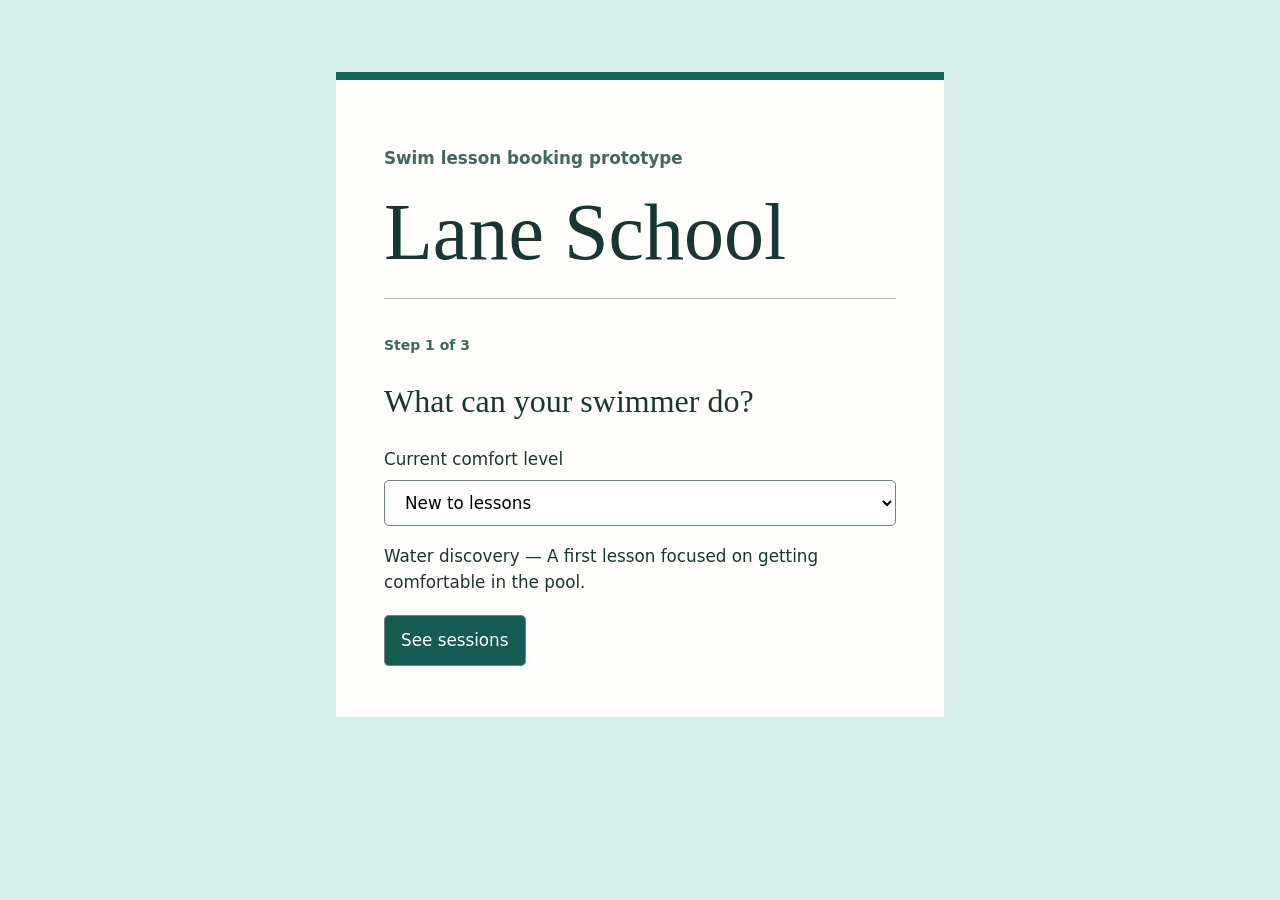
<file: index.html>
<!doctype html>
<html lang="en"><head><meta charset="utf-8"><meta name="viewport" content="width=device-width, initial-scale=1"><title>Lane School | Find a swim lesson</title><link rel="stylesheet" href="style.css"><script src="booking.js" defer></script></head>
<body><main><header><p>Swim lesson booking prototype</p><h1>Lane School</h1></header><section id="stage" aria-label="Choose a lesson"></section><noscript>Enable JavaScript to try the booking demo.</noscript></main></body></html>
</file>
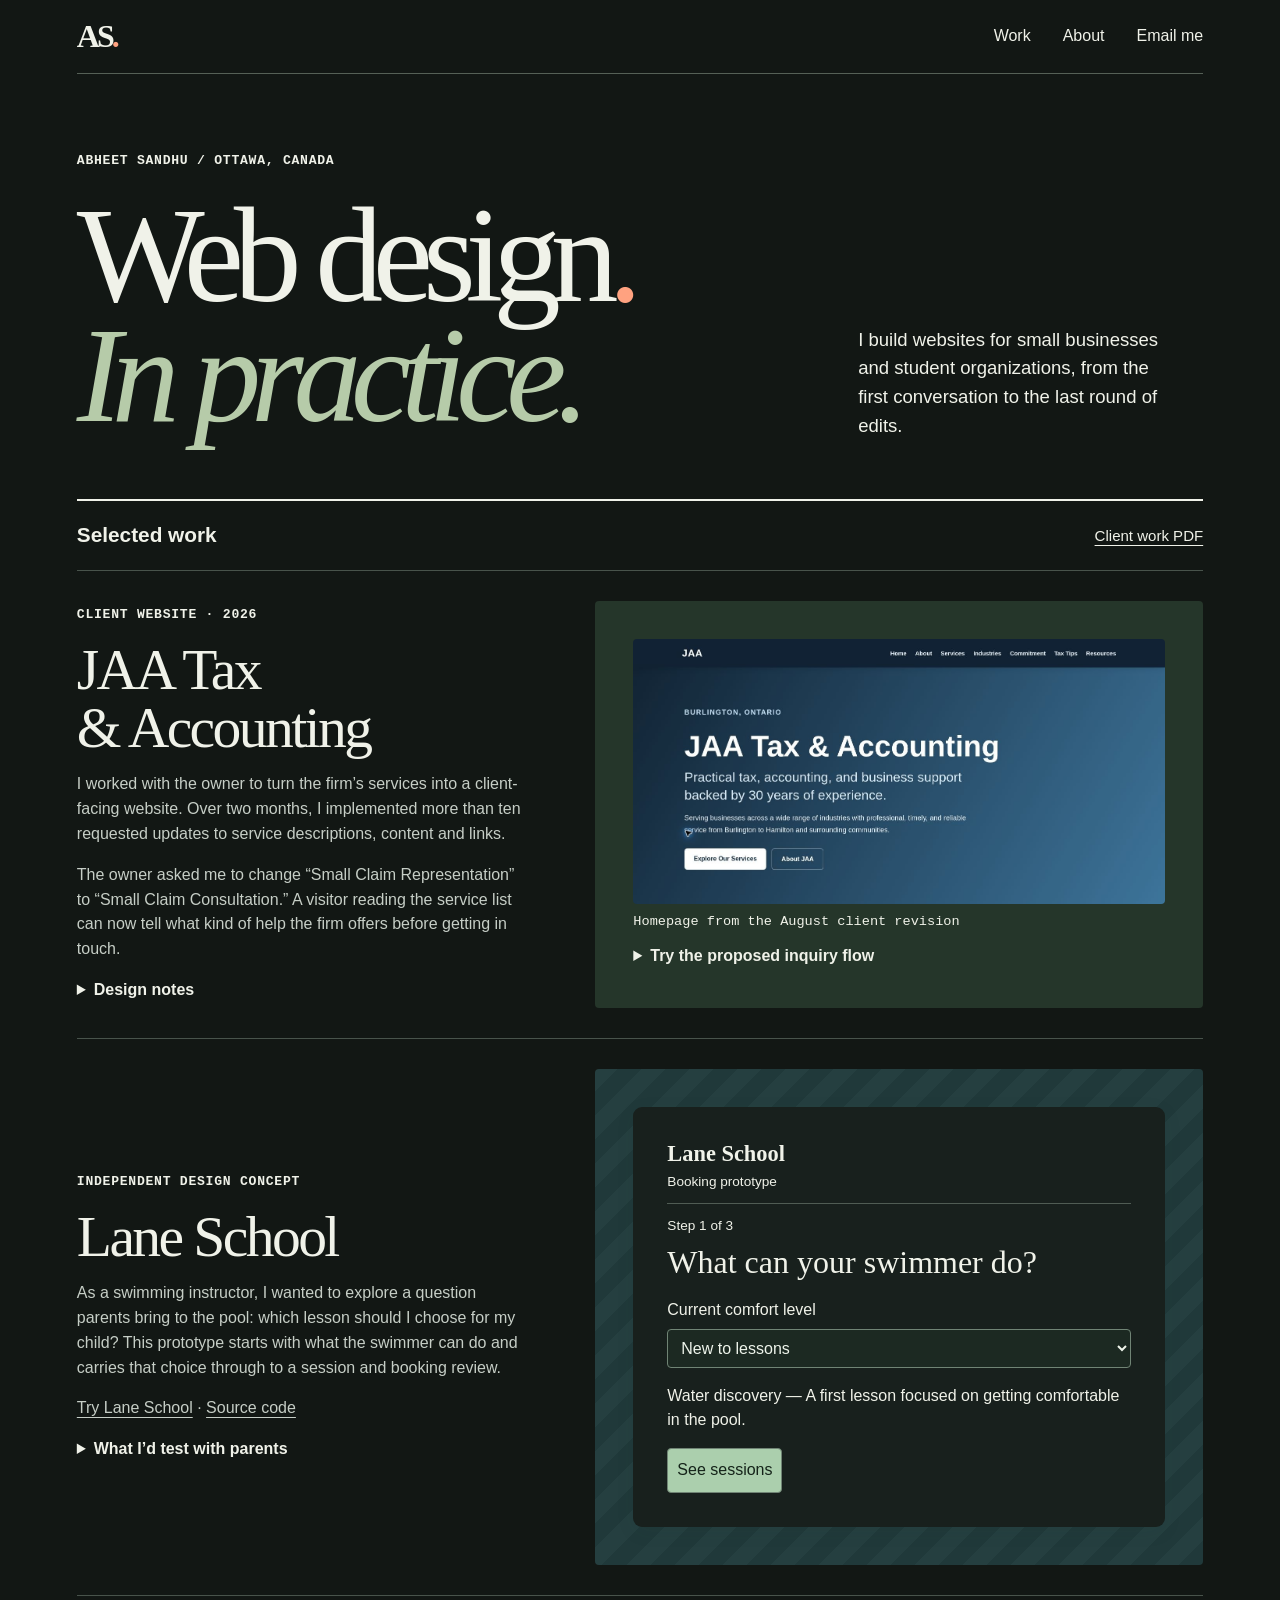
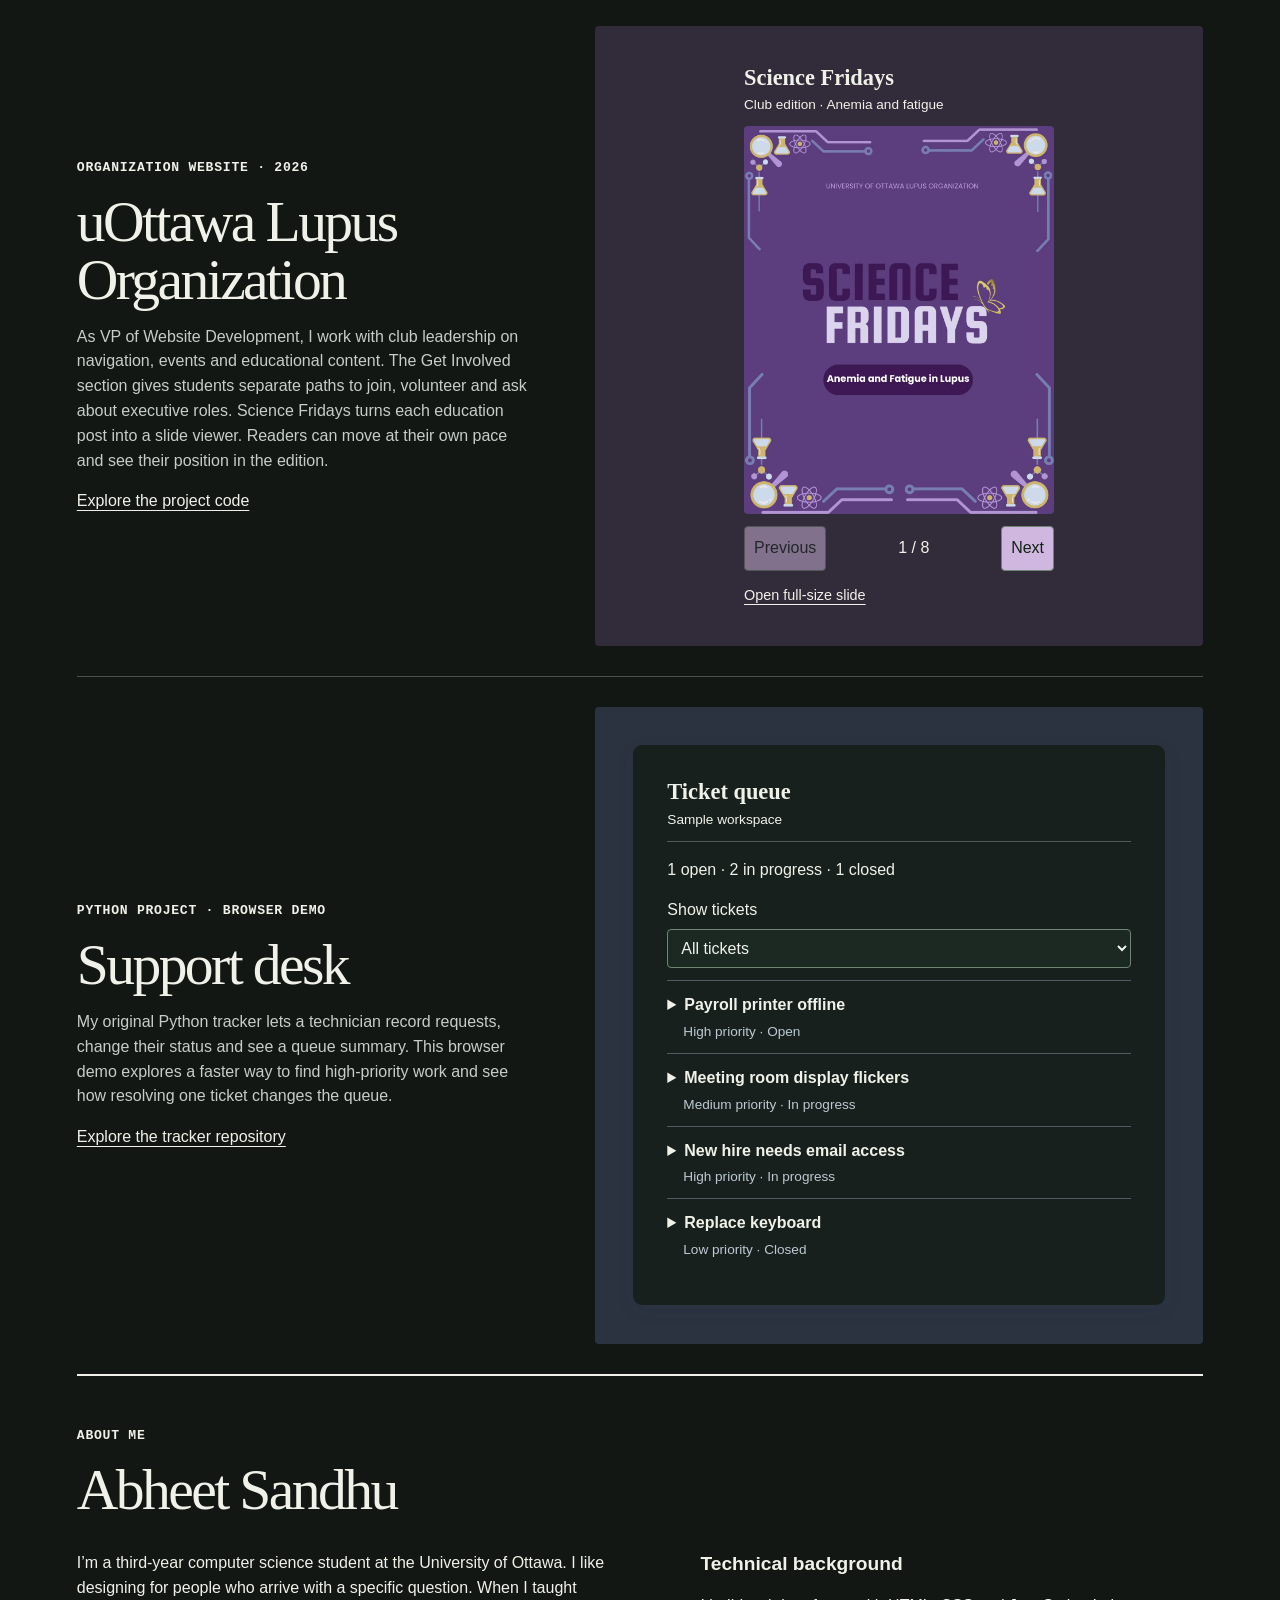
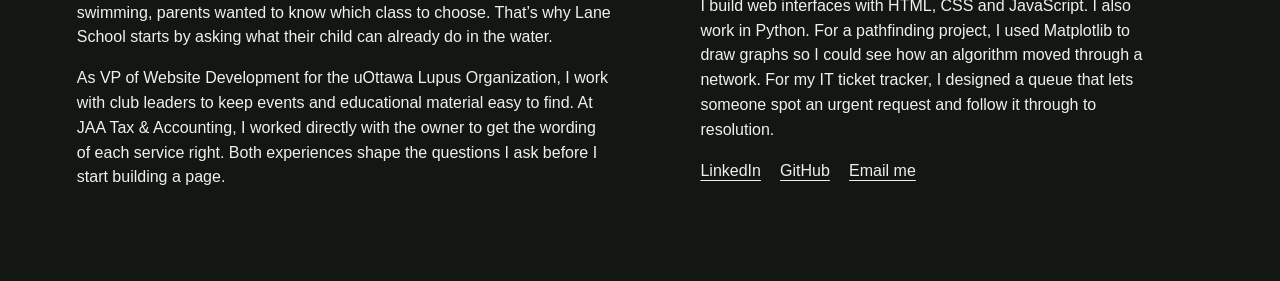
<file: portfolio/index.html>
<!doctype html><html lang="en"><head><meta charset="utf-8"><meta name="viewport" content="width=device-width,initial-scale=1"><title>Abheet Sandhu — Selected web work</title><meta name="description" content="Client websites and interface design by Abheet Sandhu, a computer science student in Ottawa."><link rel="stylesheet" href="style.css"></head><body>
<header><a class="brand" href="#top">AS<span>.</span></a><nav aria-label="Main"><a href="#work">Work</a><a href="#about">About</a><a href="mailto:singh.sandhu1503@gmail.com">Email me</a></nav></header>
<main id="top"><section class="hero"><div class="kicker">Abheet Sandhu / Ottawa, Canada</div><h1>Web design<span class="dot">.</span><br><i>In practice.</i></h1><p>I build websites for small businesses and student organizations, from the first conversation to the last round of edits.</p></section>
<section id="work"><div class="sectionhead"><h2>Selected work</h2><a href="Abheet-Sandhu-UI-UX-Portfolio.pdf">Client work PDF</a></div>
<article><div class="projectcopy"><div class="kicker">Client website · 2026</div><h3>JAA Tax<br>&amp; Accounting</h3><p>I worked with the owner to turn the firm’s services into a client-facing website. Over two months, I implemented more than ten requested updates to service descriptions, content and links.</p><p>The owner asked me to change “Small Claim Representation” to “Small Claim Consultation.” A visitor reading the service list can now tell what kind of help the firm offers before getting in touch.</p><details><summary>Design notes</summary><p>The inquiry concept asks visitors who they’re contacting the firm for. That lets someone start with their own situation before choosing an accounting service. I’d test those labels with first-time visitors on a phone.</p></details></div>
<div class="visual tax"><figure class="delivered"><img src="jaa-home.jpg" alt="Archived JAA homepage showing the Burlington location, 30 years of experience and a link to services"><figcaption>Homepage from the August client revision</figcaption></figure><details><summary>Try the proposed inquiry flow</summary><div class="sample"><div class="wordmark">JAA <small>Tax &amp; Accounting</small></div><div class="question"><h4>What brings you here?</h4><form id="preview"><label for="reason">I’m contacting the firm…</label><select id="reason"><option value="personal">For myself</option><option value="business">For my business</option><option value="general">With a general question</option></select><button type="submit">Continue</button></form><div id="result" hidden><p tabindex="-1" id="response"></p><button type="button" id="back">Choose again</button></div></div></div><div class="caption">Interactive concept · Proposed inquiry flow</div></details></div></article>
<article id="swim"><div class="projectcopy"><div class="kicker">Independent design concept</div><h3>Lane School</h3><p>As a swimming instructor, I wanted to explore a question parents bring to the pool: which lesson should I choose for my child? This prototype starts with what the swimmer can do and carries that choice through to a session and booking review.</p><p><a href="lane-school/index.html">Try Lane School</a> · <a href="https://github.com/abheetsandhu/lane-school">Source code</a></p><details><summary>What I’d test with parents</summary><p>Ask a parent to find a first lesson on a Saturday. Watch how they interpret the level descriptions and what they do when the first session is full.</p></details></div><div class="visual pool"><div class="demo" id="booking"><div class="demoName">Lane School <small>Booking prototype</small></div><div id="stage"></div></div></div></article>
<article><div class="projectcopy"><div class="kicker">Organization website · 2026</div><h3>uOttawa Lupus<br>Organization</h3><p>As VP of Website Development, I work with club leadership on navigation, events and educational content. The Get Involved section gives students separate paths to join, volunteer and ask about executive roles. Science Fridays turns each education post into a slide viewer. Readers can move at their own pace and see their position in the edition.</p><a href="https://github.com/abheetsandhu/uottawa-lupus-organization">Explore the project code</a></div><div class="visual lupus"><figure class="reader"><figcaption>Science Fridays <small>Club edition · Anemia and fatigue</small></figcaption><img id="slide" width="1080" height="1350" src="science-1.webp" alt="Anemia and Fatigue in Lupus, slide 1 of 8"><div class="readerNav"><button id="prev" disabled>Previous</button><output id="page" aria-live="polite">1 / 8</output><button id="next">Next</button></div><a id="large" href="science-1.webp">Open full-size slide</a></figure></div></article>
<article id="tickets"><div class="projectcopy"><div class="kicker">Python project · Browser demo</div><h3>Support desk</h3><p>My original Python tracker lets a technician record requests, change their status and see a queue summary. This browser demo explores a faster way to find high-priority work and see how resolving one ticket changes the queue.</p><a href="https://github.com/abheetsandhu/it-ticket-tracker">Explore the tracker repository</a></div>
<div class="visual desk"><div class="demo"><div class="demoName">Ticket queue <small>Sample workspace</small></div><p id="counts" aria-live="polite"></p><label for="filter">Show tickets</label><select id="filter"><option>All tickets</option><option>High priority · active</option><option>Closed</option></select><div id="queue"></div><p role="status" id="feedback"></p></div></div></article></section>
<section id="about"><div class="kicker">About me</div><h2>Abheet Sandhu</h2>
<div class="bio"><div><p>I’m a third-year computer science student at the University of Ottawa. I like designing for people who arrive with a specific question. When I taught swimming, parents wanted to know which class to choose. That’s why Lane School starts by asking what their child can already do in the water.</p>
<p>As VP of Website Development for the uOttawa Lupus Organization, I work with club leaders to keep events and educational material easy to find. At JAA Tax &amp; Accounting, I worked directly with the owner to get the wording of each service right. Both experiences shape the questions I ask before I start building a page.</p></div>
<div><h3>Technical background</h3><p>I build web interfaces with HTML, CSS and JavaScript. I also work in Python. For a pathfinding project, I used Matplotlib to draw graphs so I could see how an algorithm moved through a network. For my IT ticket tracker, I designed a queue that lets someone spot an urgent request and follow it through to resolution.</p>
<div class="bio-links"><a href="https://www.linkedin.com/in/abheet-sandhu-822596324/">LinkedIn</a><a href="https://github.com/abheetsandhu">GitHub</a><a href="mailto:singh.sandhu1503@gmail.com">Email me</a></div></div></div></section></main>
<script>
const form=document.querySelector('#preview'), result=document.querySelector('#result'), response=document.querySelector('#response'), reason=document.querySelector('#reason');
const prompts={personal:'Personal inquiry · What would you like help with?',business:'Business inquiry · What does your business need help with?',general:'General inquiry · What would you like to ask the team?'};
form.addEventListener('submit',event=>{event.preventDefault();response.textContent=prompts[reason.value];form.hidden=true;result.hidden=false;response.focus()});
document.querySelector('#back').addEventListener('click',()=>{result.hidden=true;form.hidden=false;reason.focus()});
</script><script src="projects.js"></script></body></html>
</file>
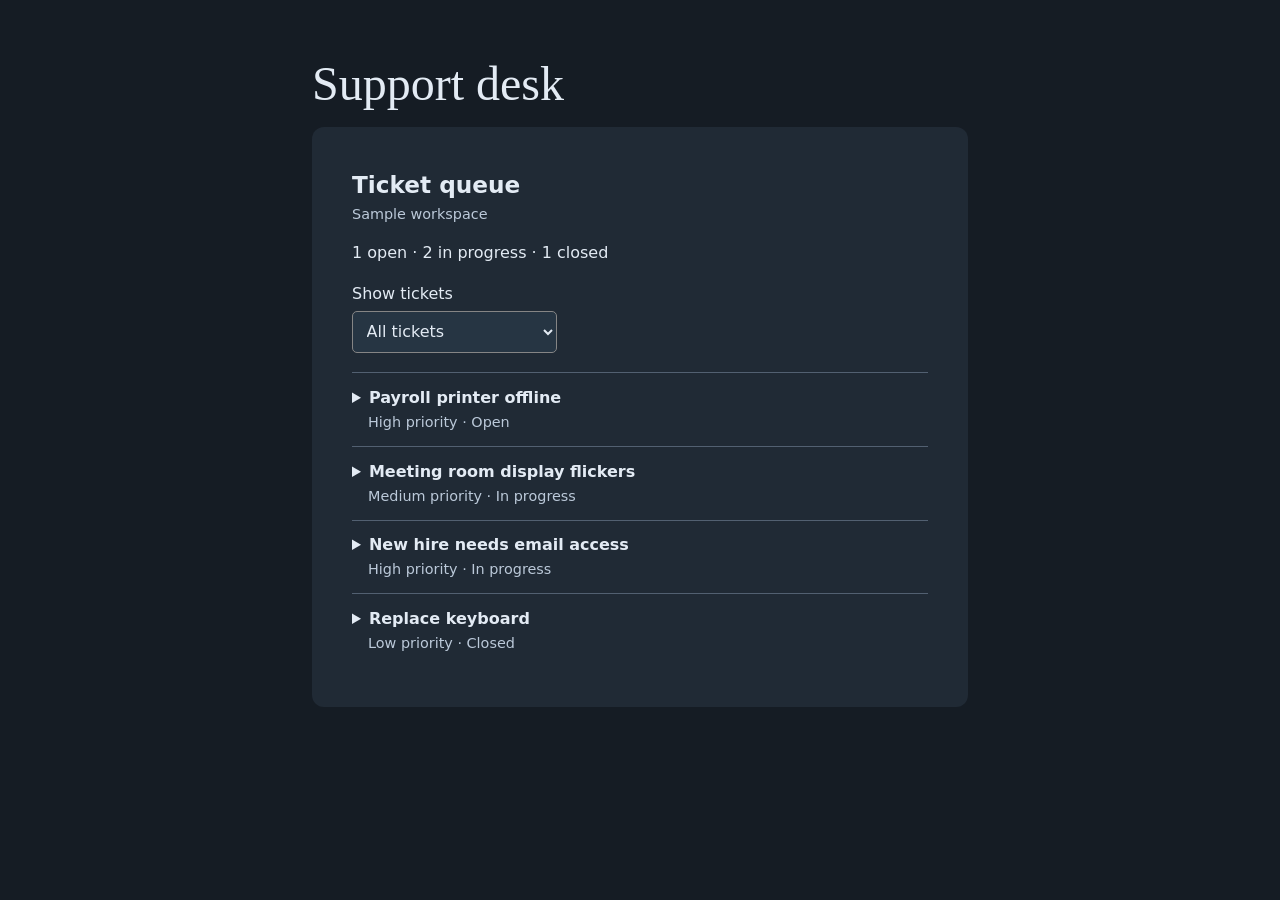
<file: portfolio/support-desk/index.html>
<!doctype html><html lang="en"><head><meta charset="utf-8"><meta name="viewport" content="width=device-width,initial-scale=1"><title>Support Desk | Ticket queue</title><link rel="stylesheet" href="style.css"><script defer src="dashboard.js"></script></head><body><main><h1>Support desk</h1><div class="demo"><div class="demoName">Ticket queue <small>Sample workspace</small></div><p id="counts" aria-live="polite"></p><label for="filter">Show tickets</label><select id="filter"><option>All tickets</option><option>High priority · active</option><option>Closed</option></select><div id="queue"></div><p role="status" id="feedback"></p></div></main></body></html>
</file>
<file: style.css>
* { box-sizing: border-box; }
body { margin: 0; background: #d8eeea; color: #183734; font: 1.05rem/1.55 system-ui, sans-serif; }
main { max-width: 38rem; margin: clamp(1rem, 8vh, 5rem) auto; padding: clamp(1.5rem, 5vw, 3rem); background: #fffefa; border-top: .5rem solid #15685c; }
header { border-bottom: 1px solid #aac6bf; margin-bottom: 2rem; }
header p, small { font-weight: 600; color: #41685f; }
h1, h2 { font-family: Georgia, serif; font-weight: 400; line-height: 1.12; }
h1 { font-size: clamp(3rem, 9vw, 5rem); margin: .4rem 0 1.3rem; }
h2 { font-size: 2rem; }
select, button { padding: .7rem 1rem; font: inherit; border: 1px solid #698580; border-radius: .3rem; }
select { display: block; width: 100%; margin: .5rem 0 1rem; background: white; }
button { background: #165c52; color: white; cursor: pointer; margin: .2rem 0; }
.plain { color: #165c52; background: white; }
:focus-visible { outline: 3px solid #b44716; outline-offset: 3px; }
</file>
<file: portfolio/style.css>
:root{color-scheme:dark}
*{box-sizing:border-box}html{scroll-behavior:smooth}body{margin:0;background:#121714;color:#f0f2e9;font:1rem/1.55 Inter,Arial,sans-serif}header,main{width:min(1180px,88%);margin:auto}header,nav,.sectionhead{display:flex;align-items:center;justify-content:space-between}header{padding:18px 0;border-bottom:1px solid #556056}nav{gap:2rem}a,summary{color:inherit;text-underline-offset:4px}nav a,.brand{text-decoration:none}nav a:hover,summary:hover{text-decoration:underline}.brand{font:bold 2rem Georgia;letter-spacing:-3px}.brand span,.dot{color:#ffa280}.hero{padding:clamp(40px,6vw,85px) 0 38px;position:relative}.kicker,.caption{font:600 .82rem/1.5 'Courier New',monospace;letter-spacing:.055em}.kicker{text-transform:uppercase}.hero h1{font:500 clamp(4rem,10.6vw,9.5rem)/.88 Georgia,serif;letter-spacing:-.075em;margin:26px 0}.hero h1 i{color:#b6cba9}.hero p{max-width:300px;font-size:1.16rem}.sectionhead{border-top:2px solid;padding:18px 0}.sectionhead h2{font-size:1.3rem;margin:0}.sectionhead a{font-size:.94rem}article{display:grid;grid-template-columns:1fr 1.35fr;border-top:1px solid #48534b;padding:30px 0;gap:6%}h3,#about h2{font:normal clamp(2rem,4.5vw,4rem)/1 Georgia;letter-spacing:-.045em;margin:16px 0}p{max-width:60ch}.projectcopy p{color:#c6cec6}.projectcopy{align-self:center}summary{cursor:pointer;font-weight:600}.visual{padding:clamp(20px,3vw,42px);display:grid;align-content:center;gap:12px;border-radius:4px}.tax{background:#25362a}.lupus{background:#322b39}.sample,.club{background:#19231d;padding:22px 26px;box-shadow:0 7px 20px #20302112;border-radius:3px}.wordmark{font:700 1.7rem Georgia;border-bottom:1px solid #536556;padding-bottom:10px}.wordmark small{font:normal .85rem Georgia}.question h4,.club h4{font:normal 2rem/1.1 Georgia;letter-spacing:-.04em;margin:18px 0}label{display:block;margin:0 0 6px}button,select{font:inherit;padding:9px;border:1px solid #708475;border-radius:4px;max-width:100%}select{background:#1c2922;color:#eef4eb}button{background:#abcfad;color:#142319;cursor:pointer}.caption{letter-spacing:0}.club{background:#24202a;color:#f1eaf6}.club dt{font-weight:bold}.club dd{margin:0 0 8px;padding-bottom:8px;border-bottom:1px solid #584c61;color:#cdc0d5;font-size:.94rem}#about{border-top:2px solid;padding:50px 0 75px}a:focus-visible,button:focus-visible,select:focus-visible,summary:focus-visible{outline:3px solid #fdb986;outline-offset:4px}@media(min-width:850px){.hero p{position:absolute;bottom:40px;right:4%;width:27%}}@media(max-width:760px){article{grid-template-columns:1fr;gap:20px}nav{gap:1rem}header,main{width:90%}.hero p{max-width:40ch}.sample,.club{padding:18px}button{margin-top:6px}}@media(prefers-reduced-motion:reduce){html{scroll-behavior:auto}}

.reader{margin:0 auto;width:min(100%,310px)}.reader img{display:block;width:100%;height:auto;border-radius:4px}.reader figcaption,.demoName{font:600 1.4rem/1.2 Georgia,serif;margin-bottom:12px}.reader small,.demoName small,#stage>small,#queue summary small{display:block;font:500 .85rem/1.4 Arial,sans-serif;margin-top:4px}.readerNav{display:flex;justify-content:space-between;align-items:center;margin:12px 0}.readerNav button{background:#cfb7df}.reader a{font-size:.9rem}.pool{background:repeating-linear-gradient(-45deg,#20393a 0 17px,#253f40 17px 34px)}.desk{background:#2b3341}.demo{background:#18201d;padding:clamp(18px,3vw,34px);border-radius:9px;box-shadow:0 5px 20px #233f3510}.demoName{border-bottom:1px solid #505c54;padding-bottom:12px}.demo h4{font:normal 2rem/1.1 Georgia,serif;margin:10px 0 18px}.demo select{display:block;width:100%;margin-bottom:12px}.demo button,.readerNav button{min-height:44px}.demo button.plain{background:transparent;color:#abcfad;border:0;text-decoration:underline}button:disabled{opacity:.5;cursor:default}#queue details{border-top:1px solid #515c62;padding:12px 0}#queue summary small{padding-left:16px;color:#bdc9d2}#feedback:empty{display:none}.demo p{line-height:1.5}

.delivered{margin:0}.delivered img{display:block;width:100%;height:auto;border-radius:4px}.delivered figcaption{margin-top:8px;font:.85rem/1.5 monospace}.tax details .sample{margin-top:12px}

.bio{display:grid;grid-template-columns:1.2fr 1fr;gap:clamp(24px,6vw,76px);max-width:1080px}.bio h3{font:600 1.2rem/1.4 Inter,Arial,sans-serif;letter-spacing:normal;margin:1rem 0 .4rem}.bio-links{display:flex;gap:1.2rem;flex-wrap:wrap}@media(max-width:760px){.bio{grid-template-columns:1fr;gap:0}}
</file>
<file: portfolio/support-desk/style.css>
:root{color-scheme:dark}
* {box-sizing:border-box}body{margin:0;background:#151c24;color:#e3ebf4;font:1rem/1.55 system-ui,sans-serif}main{max-width:44rem;margin:2rem auto;padding:1.5rem}h1{font:500 3rem Georgia,serif;margin:0 0 1rem}.demo{background:#202a35;padding:clamp(1rem,4vw,2.5rem);border-radius:12px}.demoName{font-size:1.45rem;font-weight:650}.demoName small,summary small{display:block;font-size:.9rem;color:#bbc9d9;font-weight:400}label{display:block;margin:.75rem 0 .25rem}select{font:inherit;padding:.6rem;max-width:100%;border-radius:5px;background:#263543;color:inherit}details{border-top:1px solid #526071;padding:.8rem 0}summary{cursor:pointer;font-weight:600}#queue{margin-top:1.2rem}summary small{padding-left:1rem}#feedback:empty{display:none}:focus-visible{outline:3px solid #9fd6ff;outline-offset:3px}
</file>
